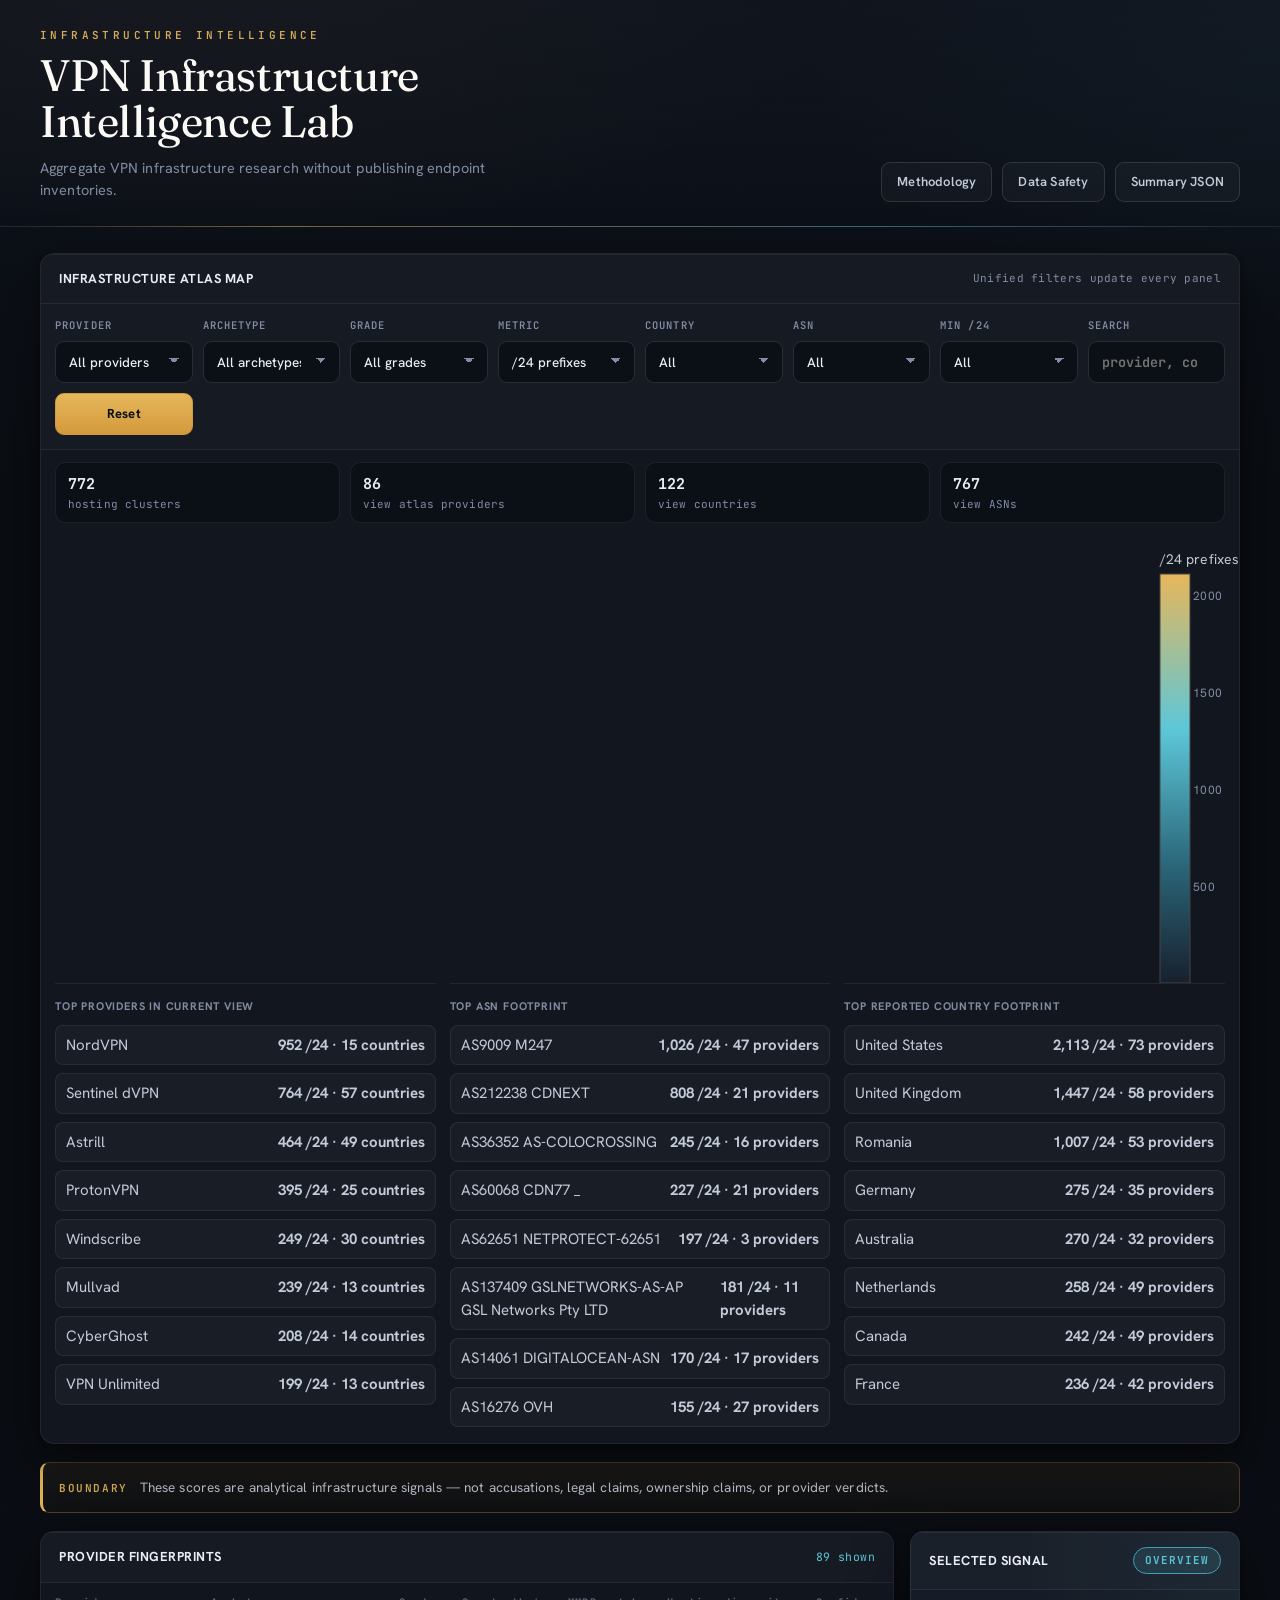
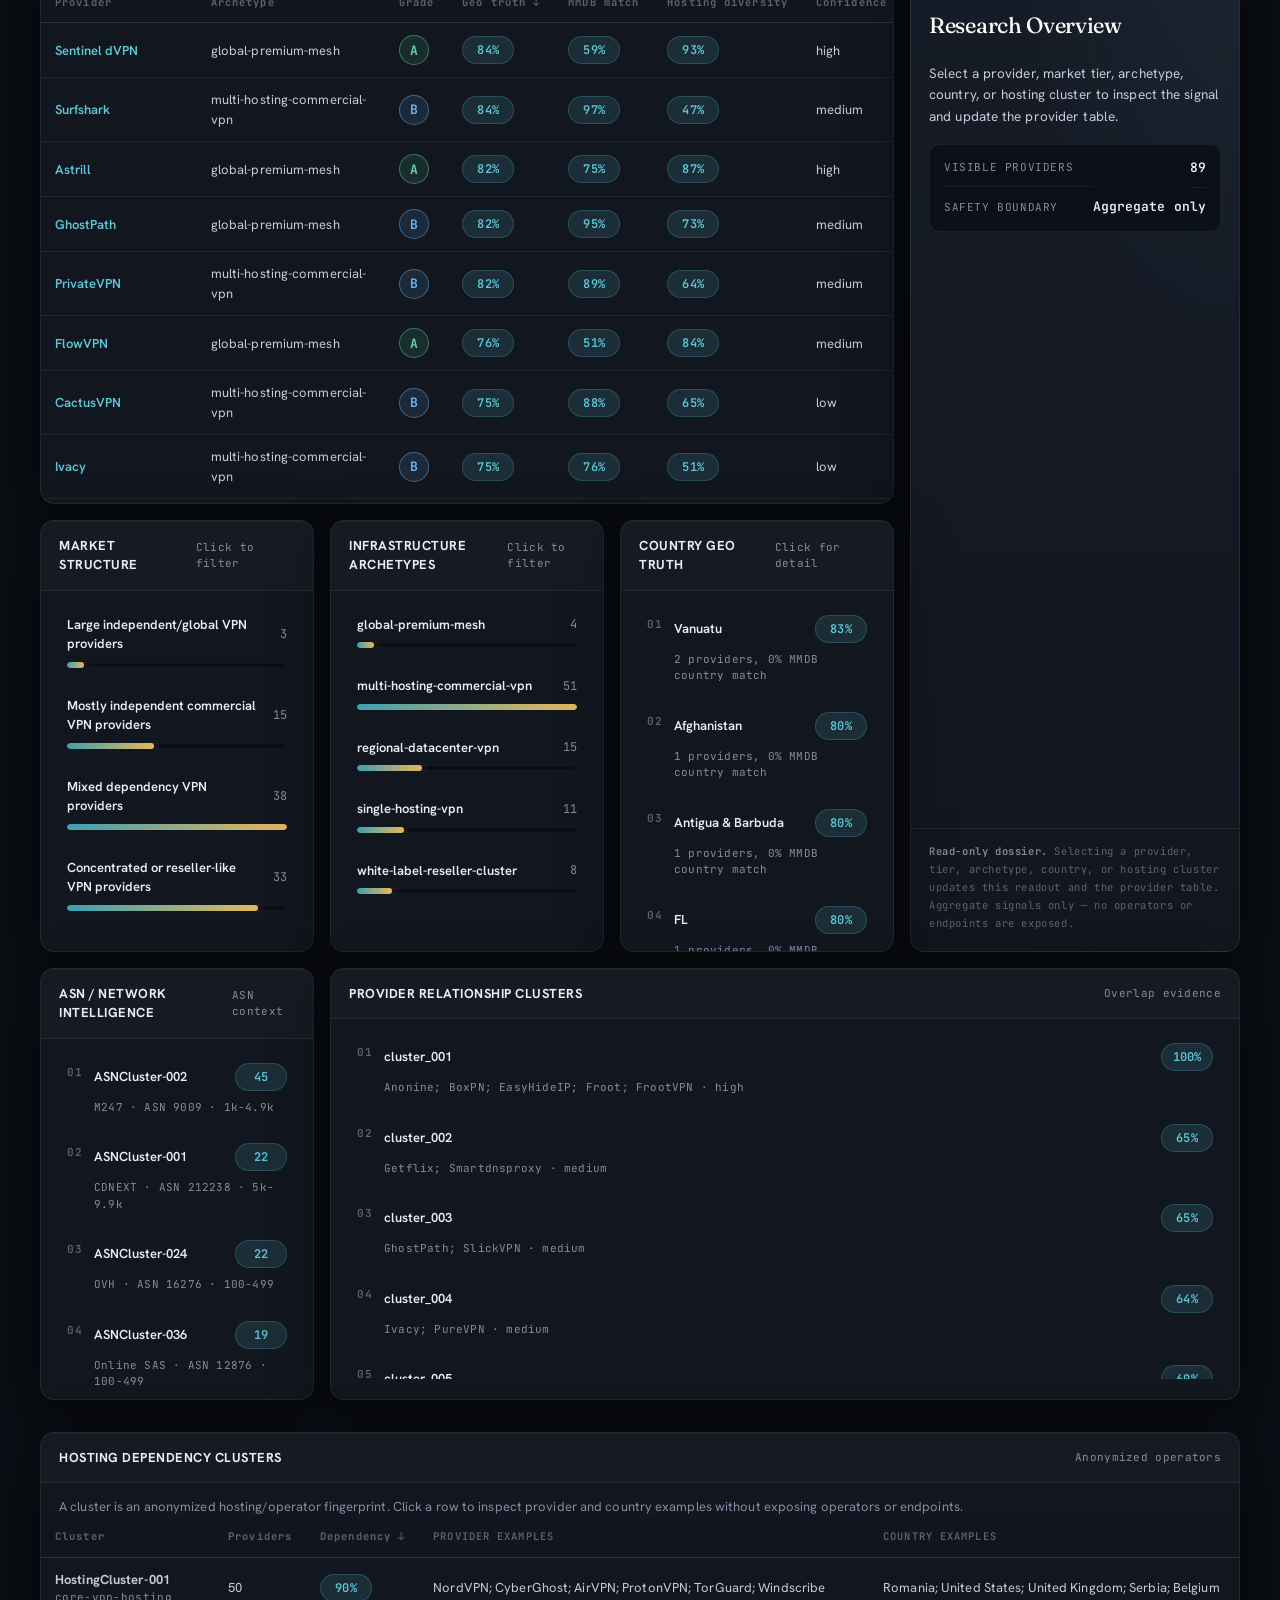
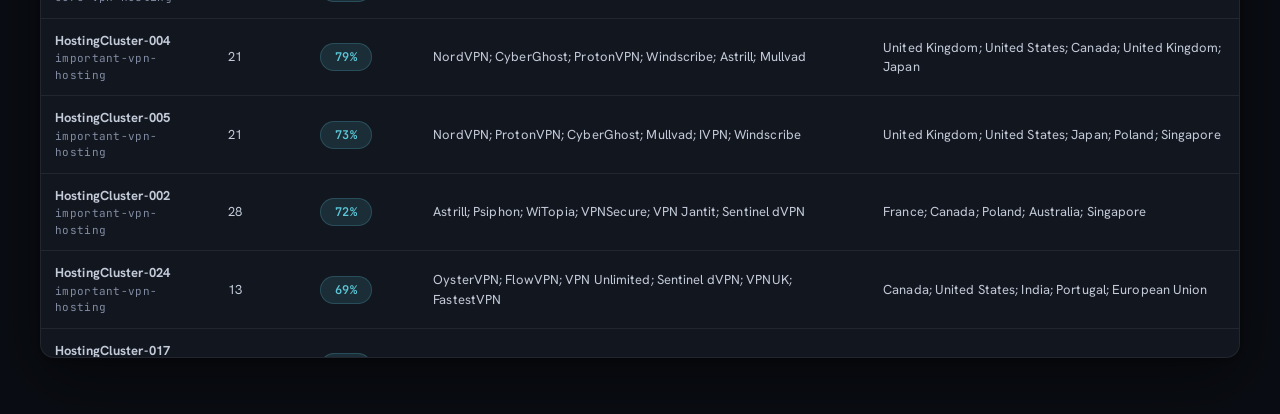
<file: index.html>
<!doctype html>
<html lang="en">
  <head>
    <meta charset="utf-8">
    <meta name="viewport" content="width=device-width, initial-scale=1">
    <title>VPN Infrastructure Intelligence Lab</title>
    <meta http-equiv="refresh" content="0; url=dashboard/">
    <link rel="canonical" href="dashboard/">
    <style>
      :root {
        color-scheme: dark;
        font-family: system-ui, -apple-system, BlinkMacSystemFont, "Segoe UI", sans-serif;
        background: #0a0d13;
        color: #eaedf4;
      }

      body {
        min-height: 100vh;
        margin: 0;
        display: grid;
        place-items: center;
      }

      a {
        color: #5cc7d8;
      }
    </style>
  </head>
  <body>
    <main>
      <p>Opening <a href="dashboard/">VPN Infrastructure Intelligence Lab dashboard</a>.</p>
    </main>
    <script>
      window.location.replace("dashboard/");
    </script>
  </body>
</html>
</file>
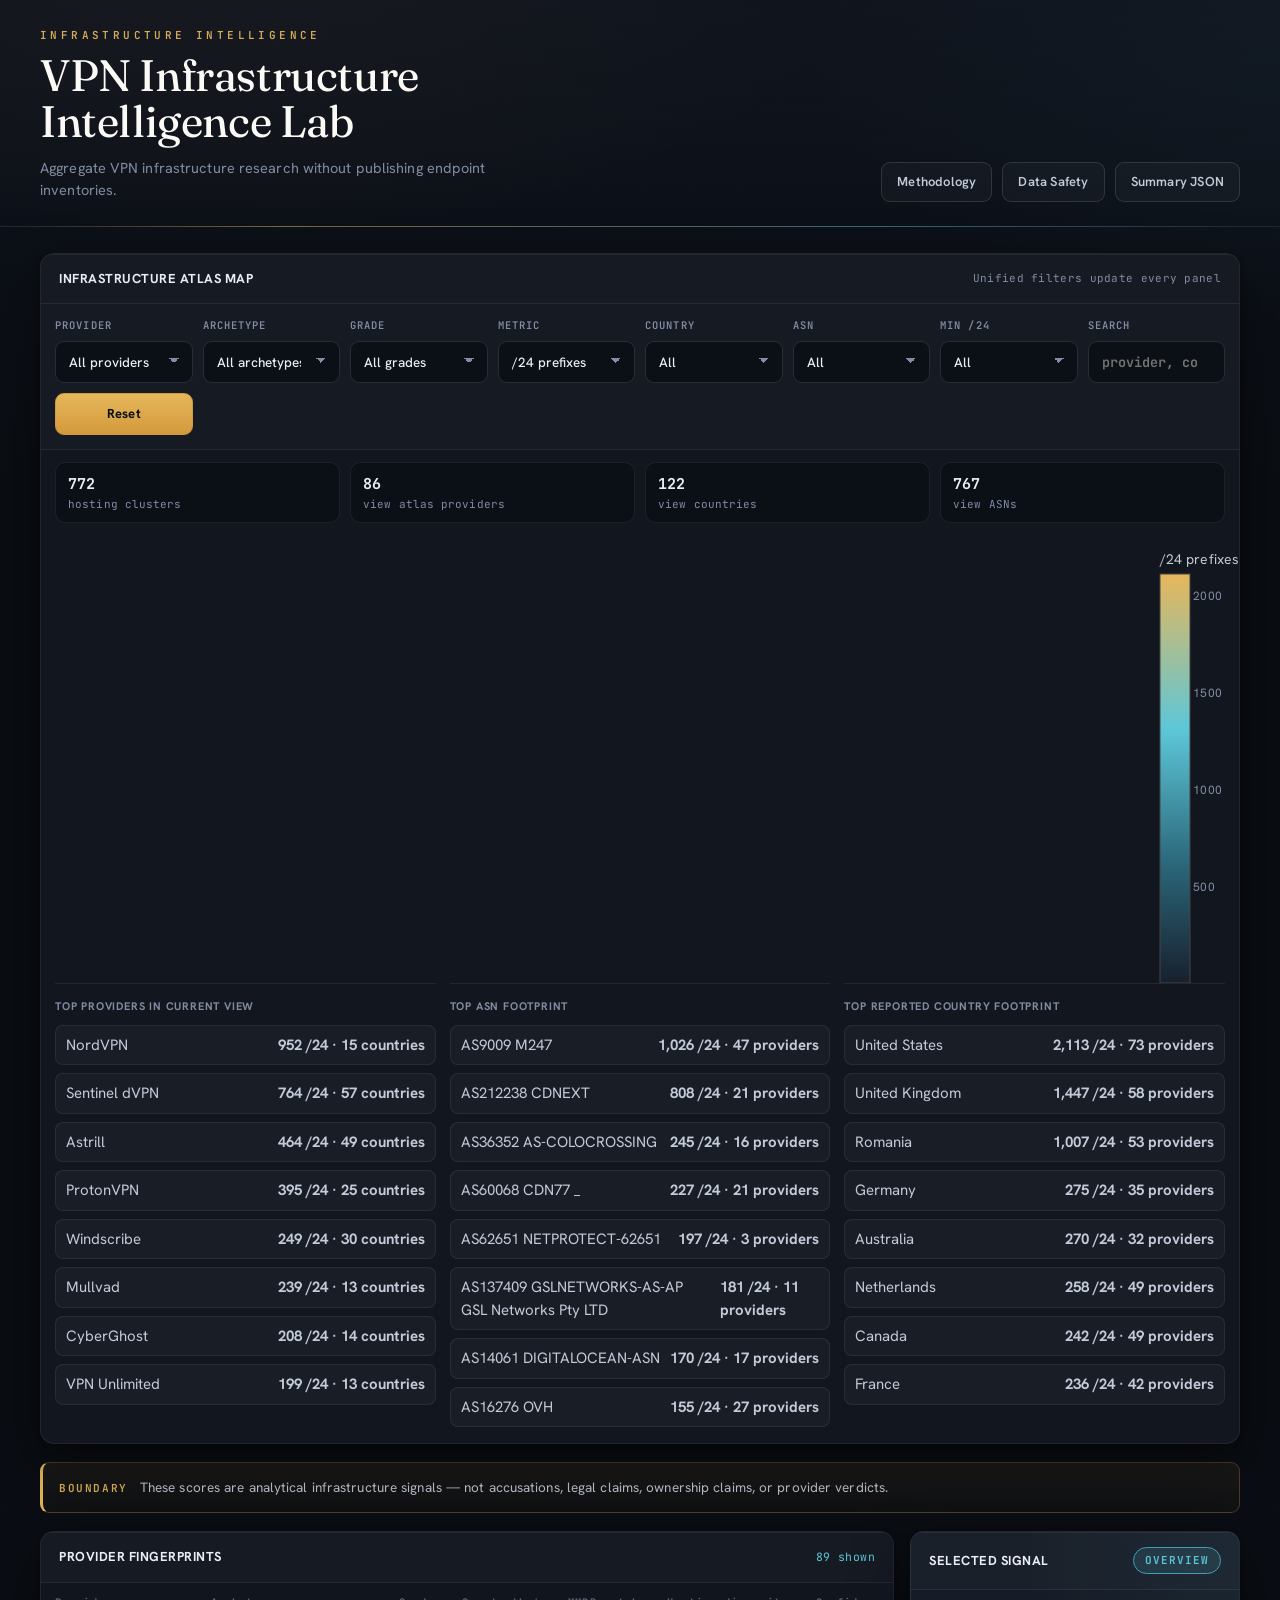
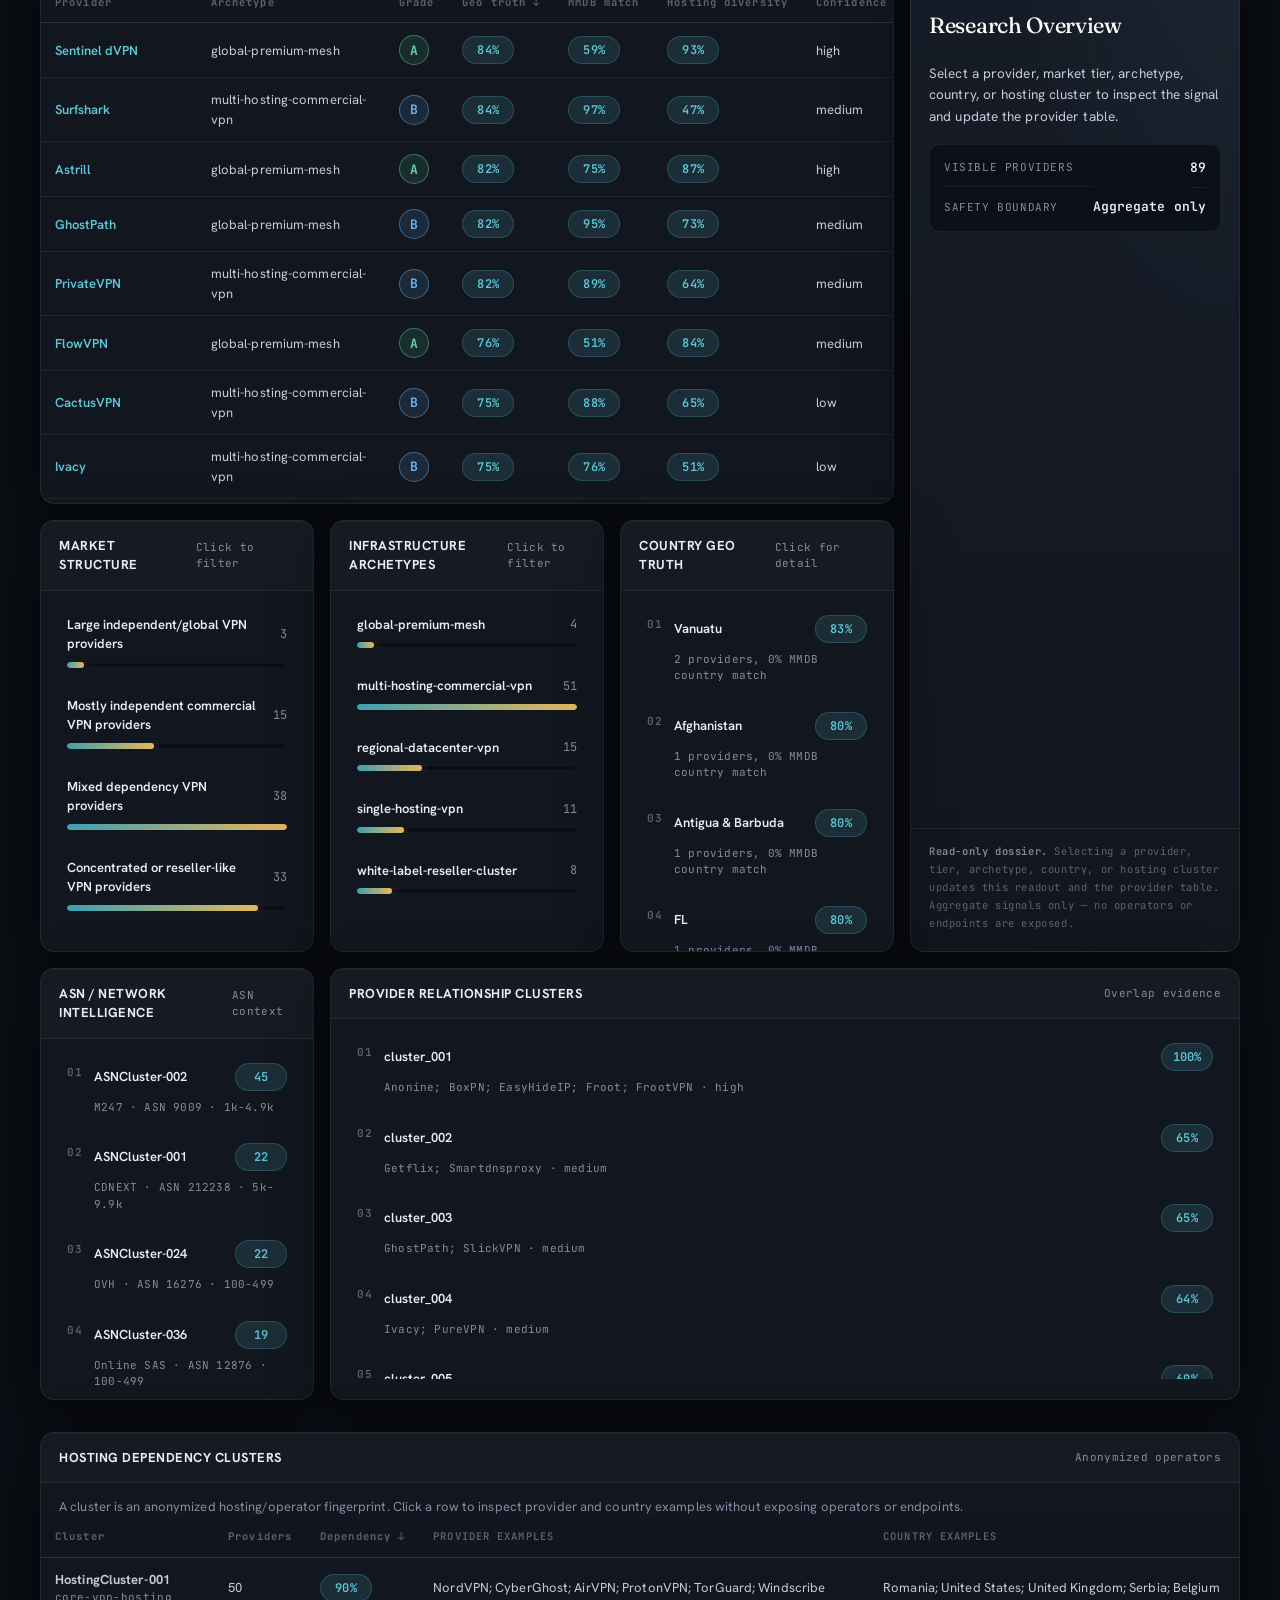
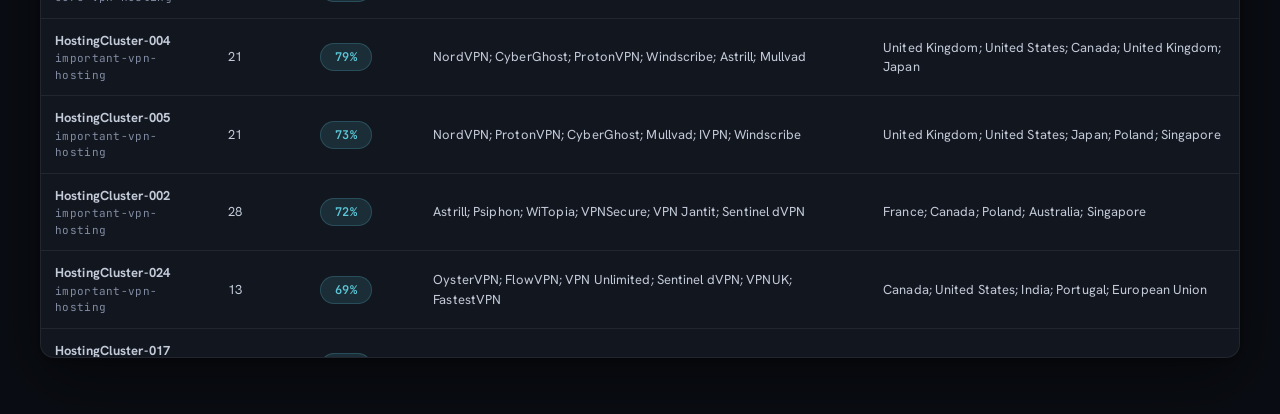
<file: dashboard/index.html>
<!doctype html>
<html lang="en">
  <head>
    <meta charset="utf-8">
    <meta name="viewport" content="width=device-width, initial-scale=1">
    <title>VPN Infrastructure Intelligence Lab</title>
    <link rel="preconnect" href="https://fonts.googleapis.com">
    <link rel="preconnect" href="https://fonts.gstatic.com" crossorigin>
    <link href="https://fonts.googleapis.com/css2?family=Fraunces:opsz,wght@9..144,400;9..144,460;9..144,500&family=Hanken+Grotesk:wght@400;500;600;700&family=JetBrains+Mono:wght@400;500;600;700&display=swap" rel="stylesheet">
    <link rel="stylesheet" href="styles.css?v=20260523a">
    <script src="https://cdn.plot.ly/plotly-2.35.2.min.js"></script>
  </head>
  <body>
    <header class="topbar">
      <div>
        <h1>VPN Infrastructure Intelligence Lab</h1>
        <p>Aggregate VPN infrastructure research without publishing endpoint inventories.</p>
      </div>
      <nav aria-label="Research notes">
        <button class="nav-button" data-doc="methodology">Methodology</button>
        <button class="nav-button" data-doc="safety">Data Safety</button>
        <a href="../data/public_summary.json">Summary JSON</a>
      </nav>
    </header>

    <main>
      <section class="panel area-atlas">
          <div class="panel-title">
            <h2>Infrastructure Atlas Map</h2>
            <span>Unified filters update every panel</span>
          </div>
          <div class="atlas-controls" aria-label="Dashboard filters">
            <label class="filter-provider">
              Provider
              <select id="providerFilter">
                <option value="">All providers</option>
              </select>
            </label>
            <label class="filter-archetype">
              Archetype
              <select id="archetypeFilter">
                <option value="">All archetypes</option>
              </select>
            </label>
            <label class="filter-grade">
              Grade
              <select id="gradeFilter">
                <option value="">All grades</option>
                <option>A</option>
                <option>B</option>
                <option>C</option>
                <option>D</option>
              </select>
            </label>
            <label>
              Metric
              <select id="atlasMetric" aria-label="Atlas metric">
                <option value="prefix_count">/24 prefixes</option>
                <option value="provider_count">Providers</option>
                <option value="asn_count">ASNs</option>
              </select>
            </label>
            <label>
              Country
              <select id="atlasCountryFilter">
                <option value="">All</option>
              </select>
            </label>
            <label>
              ASN
              <select id="atlasAsnFilter">
                <option value="">All</option>
              </select>
            </label>
            <label>
              Min /24
              <select id="atlasMinPrefix">
                <option value="0">All</option>
                <option value="5">5+</option>
                <option value="10">10+</option>
                <option value="25">25+</option>
                <option value="100">100+</option>
              </select>
            </label>
            <label class="atlas-search">
              Search
              <input id="atlasSearch" type="search" placeholder="provider, country, ASN">
            </label>
            <button id="resetFilters" class="reset-button" type="button">Reset</button>
          </div>
          <div id="atlasStats" class="atlas-stats"></div>
          <div id="atlasMap" class="atlas-map"></div>
          <div class="atlas-tables">
            <section>
              <h3>Top Providers In Current View</h3>
              <div id="atlasProviderRows" class="mini-list"></div>
            </section>
            <section>
              <h3>Top ASN Footprint</h3>
              <div id="atlasAsnRows" class="mini-list"></div>
            </section>
            <section>
              <h3>Top Reported Country Footprint</h3>
              <div id="atlasCountryRows" class="mini-list"></div>
            </section>
          </div>
      </section>

      <section class="notice">
        <strong>Boundary</strong>
        <span>These scores are analytical infrastructure signals — not accusations, legal claims, ownership claims, or provider verdicts.</span>
      </section>

      <section class="analysis-grid">
        <section class="panel table-panel">
          <div class="panel-title">
            <h2>Provider Fingerprints</h2>
            <span id="providerVisibleCount"></span>
          </div>
          <div class="table-wrap">
            <table>
              <thead>
                <tr>
                  <th><button data-sort="provider">Provider</button></th>
                  <th><button data-sort="infra_model">Archetype</button></th>
                  <th><button data-sort="grade">Grade</button></th>
                  <th><button data-sort="geo">Geo truth</button></th>
                  <th><button data-sort="mmdb">MMDB match</button></th>
                  <th><button data-sort="hosting">Hosting diversity</button></th>
                  <th><button data-sort="confidence">Confidence</button></th>
                </tr>
              </thead>
              <tbody id="providerRows"></tbody>
            </table>
          </div>
        </section>

        <aside class="panel insight-panel">
          <div class="panel-title">
            <h2>Selected Signal</h2>
            <span id="selectionType">Overview</span>
          </div>
          <div id="selectionDetails" class="selection-details"></div>
          <div class="insight-footer">
            <b>Read-only dossier.</b> Selecting a provider, tier, archetype, country,
            or hosting cluster updates this readout and the provider table.
            Aggregate signals only — no operators or endpoints are exposed.
          </div>
        </aside>

        <section class="panel area-market">
          <div class="panel-title">
            <h2>Market Structure</h2>
            <span>Click to filter</span>
          </div>
          <div id="tierBars" class="bars"></div>
        </section>

        <section class="panel area-archetype">
          <div class="panel-title">
            <h2>Infrastructure Archetypes</h2>
            <span>Click to filter</span>
          </div>
          <div id="archetypeBars" class="bars"></div>
        </section>

        <section class="panel area-country">
          <div class="panel-title">
            <h2>Country Geo Truth</h2>
            <span>Click for detail</span>
          </div>
          <div id="countryList" class="ranked"></div>
        </section>

        <section class="panel area-asn">
          <div class="panel-title">
            <h2>ASN / Network Intelligence</h2>
            <span>ASN context</span>
          </div>
          <div id="asnList" class="ranked"></div>
        </section>

        <section class="panel area-relationship">
          <div class="panel-title">
            <h2>Provider Relationship Clusters</h2>
            <span>Overlap evidence</span>
          </div>
          <div id="relationshipList" class="ranked"></div>
        </section>

        <section class="panel hosting-panel">
          <div class="panel-title">
            <h2>Hosting Dependency Clusters</h2>
            <span>Anonymized operators</span>
          </div>
          <p class="panel-note">
            A cluster is an anonymized hosting/operator fingerprint. Click a row to inspect provider and country examples without exposing operators or endpoints.
          </p>
          <div class="table-wrap compact">
            <table>
              <thead>
                <tr>
                  <th><button data-hosting-sort="hosting_cluster">Cluster</button></th>
                  <th><button data-hosting-sort="provider_count">Providers</button></th>
                  <th><button data-hosting-sort="dependency_score">Dependency</button></th>
                  <th>Provider examples</th>
                  <th>Country examples</th>
                </tr>
              </thead>
              <tbody id="hostingRows"></tbody>
            </table>
          </div>
        </section>
      </section>
    </main>

    <dialog id="docModal">
      <div class="modal-head">
        <h2 id="modalTitle"></h2>
        <button id="modalClose" aria-label="Close">Close</button>
      </div>
      <article id="modalBody"></article>
    </dialog>

    <script src="app.js?v=20260523a"></script>
  </body>
</html>
</file>
<file: dashboard/styles.css>
/* =========================================================================
   VPN Infrastructure Intelligence Lab — premium "intelligence console" theme
   Dark, precise, data-forward. Typography: Fraunces (display) / Hanken
   Grotesk (UI) / JetBrains Mono (data). All app.js hooks preserved.
   ========================================================================= */

:root {
  color-scheme: dark;

  /* surfaces */
  --bg:        #0a0d13;
  --bg-top:    #0e131c;
  --panel:     #12161f;
  --panel-2:   #161c27;
  --panel-soft:#0f141d;
  --inset:     #0b0f16;

  /* lines */
  --line:      rgb(255 255 255 / 7%);
  --line-2:    rgb(255 255 255 / 12%);
  --line-3:    rgb(255 255 255 / 18%);
  --hairline-top: rgb(255 255 255 / 6%);

  /* ink */
  --text:      #eaedf4;
  --text-soft: #c3cad8;
  --muted:     #828ca2;
  --faint:     #5a6377;

  /* accents */
  --amber:     #e7b75b;
  --amber-2:   #d29a3c;
  --amber-3:   #b07f2c;
  --cyan:      #5cc7d8;
  --cyan-2:    #3f9fb1;
  --cyan-soft: rgb(92 199 216 / 13%);
  --amber-soft:rgb(231 183 91 / 13%);

  /* semantic grades */
  --good:  #5ed59c;
  --mid:   #6db0ef;
  --warn:  #e7b75b;
  --risk:  #ef8d8d;

  /* shape */
  --r-card: 14px;
  --r-ctrl: 9px;
  --r-pill: 999px;

  /* depth */
  --shadow: 0 22px 60px rgb(0 0 0 / 45%), 0 2px 8px rgb(0 0 0 / 35%);
  --shadow-soft: 0 14px 34px rgb(0 0 0 / 32%);

  /* type */
  --font-display: "Fraunces", Georgia, "Times New Roman", serif;
  --font-ui: "Hanken Grotesk", ui-sans-serif, system-ui, -apple-system, "Segoe UI", sans-serif;
  --font-mono: "JetBrains Mono", ui-monospace, "SFMono-Regular", Menlo, Consolas, monospace;
}

* { box-sizing: border-box; }

html { scroll-behavior: smooth; }

body {
  margin: 0;
  min-height: 100vh;
  color: var(--text);
  font-family: var(--font-ui);
  font-size: 15px;
  line-height: 1.5;
  letter-spacing: 0.1px;
  background: var(--bg);
  -webkit-font-smoothing: antialiased;
  text-rendering: optimizeLegibility;
}

/* atmospheric background: layered glow + faint engineering grid */
body::before {
  content: "";
  position: fixed;
  inset: 0;
  z-index: -2;
  background:
    radial-gradient(1100px 520px at 18% -8%, rgb(231 183 91 / 7%), transparent 60%),
    radial-gradient(900px 600px at 100% 0%, rgb(92 199 216 / 6%), transparent 55%),
    linear-gradient(180deg, var(--bg-top), var(--bg) 480px);
}

body::after {
  content: "";
  position: fixed;
  inset: 0;
  z-index: -1;
  opacity: 0.4;
  pointer-events: none;
  background-image:
    linear-gradient(rgb(255 255 255 / 2%) 1px, transparent 1px),
    linear-gradient(90deg, rgb(255 255 255 / 2%) 1px, transparent 1px);
  background-size: 46px 46px;
  mask-image: radial-gradient(1200px 700px at 50% -5%, #000 30%, transparent 80%);
}

h1, h2, h3, p { margin: 0; }

button, select, input { font: inherit; }

::selection { background: rgb(231 183 91 / 28%); color: #fff; }

/* scrollbars */
* { scrollbar-width: thin; scrollbar-color: rgb(255 255 255 / 18%) transparent; }
::-webkit-scrollbar { width: 10px; height: 10px; }
::-webkit-scrollbar-thumb { background: rgb(255 255 255 / 14%); border-radius: 999px; border: 2px solid transparent; background-clip: padding-box; }
::-webkit-scrollbar-thumb:hover { background: rgb(255 255 255 / 24%); background-clip: padding-box; }

/* ----------------------------------------------------------------- header */
.topbar {
  position: relative;
  display: flex;
  justify-content: space-between;
  gap: 28px;
  align-items: flex-end;
  padding: 30px 40px 24px;
  border-bottom: 1px solid var(--line);
  background: linear-gradient(180deg, rgb(18 22 31 / 55%), transparent);
}

.topbar::after {
  content: "";
  position: absolute;
  left: 0; right: 0; bottom: -1px;
  height: 1px;
  background: linear-gradient(90deg, transparent, var(--amber-2) 22%, var(--cyan-2) 70%, transparent);
  opacity: 0.55;
}

.topbar > div { min-width: 0; }

.topbar h1::before {
  content: "INFRASTRUCTURE INTELLIGENCE";
  display: block;
  margin-bottom: 12px;
  font-family: var(--font-mono);
  font-size: 11px;
  font-weight: 600;
  letter-spacing: 3.4px;
  color: var(--amber);
  opacity: 0.92;
}

h1 {
  font-family: var(--font-display);
  font-optical-sizing: auto;
  font-weight: 420;
  font-size: clamp(28px, 4vw, 44px);
  line-height: 1.04;
  letter-spacing: -0.4px;
  color: #fbfaf7;
  max-width: 22ch;
}

.topbar p {
  margin-top: 12px;
  max-width: 56ch;
  color: var(--muted);
  font-size: 14.5px;
  line-height: 1.55;
}

nav {
  display: flex;
  gap: 10px;
  flex-wrap: wrap;
  justify-content: flex-end;
  flex-shrink: 0;
}

nav a,
.nav-button,
.reset-button {
  display: inline-flex;
  align-items: center;
  min-height: 40px;
  padding: 0 15px;
  border: 1px solid var(--line-2);
  border-radius: var(--r-ctrl);
  background: rgb(255 255 255 / 3%);
  color: var(--text-soft);
  font-size: 13px;
  font-weight: 600;
  letter-spacing: 0.2px;
  text-decoration: none;
  white-space: nowrap;
  cursor: pointer;
  transition: border-color .18s ease, color .18s ease, background .18s ease, transform .18s ease;
}

nav a:hover,
.nav-button:hover {
  border-color: var(--cyan-2);
  color: #fff;
  background: var(--cyan-soft);
  transform: translateY(-1px);
}

/* ------------------------------------------------------------------- main */
main {
  padding: 26px 40px 56px;
  max-width: 1560px;
  margin: 0 auto;
}

/* interpretation boundary */
.notice {
  display: flex;
  gap: 12px;
  align-items: baseline;
  margin-bottom: 18px;
  padding: 14px 18px 14px 16px;
  border: 1px solid rgb(231 183 91 / 26%);
  border-left: 3px solid var(--amber);
  border-radius: var(--r-ctrl);
  background: linear-gradient(180deg, rgb(231 183 91 / 8%), rgb(231 183 91 / 3%));
  color: var(--text-soft);
  font-size: 13.5px;
  line-height: 1.55;
}

.notice strong {
  flex-shrink: 0;
  font-family: var(--font-mono);
  font-size: 11px;
  font-weight: 600;
  letter-spacing: 1.6px;
  text-transform: uppercase;
  color: var(--amber);
}

/* ------------------------------------------------------------------ KPIs */
.metrics {
  display: grid;
  grid-template-columns: repeat(4, minmax(0, 1fr));
  gap: 14px;
  margin-bottom: 16px;
}

.metric {
  position: relative;
  padding: 18px 18px 16px;
  background: var(--panel);
  border: 1px solid var(--line);
  border-radius: var(--r-card);
  box-shadow: var(--shadow-soft);
  overflow: hidden;
  transition: border-color .2s ease, transform .2s ease;
}

.metric::before {
  content: "";
  position: absolute;
  inset: 0 0 auto 0;
  height: 1px;
  background: var(--hairline-top);
}

.metric::after {
  content: "";
  position: absolute;
  left: 18px; top: 18px;
  width: 18px; height: 2px;
  border-radius: 2px;
  background: var(--amber);
  opacity: 0;
  transition: opacity .2s ease;
}

.metric:hover { border-color: var(--line-3); transform: translateY(-2px); }
.metric:hover::after { opacity: 0.9; }

.metric label {
  display: block;
  order: -1;
  margin-bottom: 12px;
  color: var(--muted);
  font-family: var(--font-mono);
  font-size: 11px;
  font-weight: 500;
  letter-spacing: 1.2px;
  text-transform: uppercase;
}

.metric span {
  display: block;
  font-family: var(--font-mono);
  font-size: clamp(26px, 3vw, 34px);
  font-weight: 600;
  line-height: 1;
  color: #fbfaf7;
  letter-spacing: -0.5px;
}

.metric { display: flex; flex-direction: column; }

/* ---------------------------------------------------------------- filters */
.toolbar {
  display: flex;
  gap: 14px;
  align-items: flex-end;
  flex-wrap: wrap;
  margin-bottom: 18px;
  padding: 16px 16px 16px 18px;
  border: 1px solid var(--line);
  border-radius: var(--r-card);
  background:
    linear-gradient(180deg, rgb(255 255 255 / 2%), transparent),
    var(--panel-soft);
  box-shadow: var(--shadow-soft);
}

.toolbar::before {
  content: "FILTERS";
  align-self: center;
  margin-right: 4px;
  color: var(--faint);
  font-family: var(--font-mono);
  font-size: 10.5px;
  font-weight: 600;
  letter-spacing: 2px;
  writing-mode: horizontal-tb;
}

.toolbar label {
  display: grid;
  gap: 7px;
  color: var(--muted);
  font-family: var(--font-mono);
  font-size: 10.5px;
  font-weight: 600;
  letter-spacing: 1.4px;
  text-transform: uppercase;
}

.filter-provider  { width: clamp(190px, 22vw, 260px); }
.filter-archetype { width: clamp(230px, 28vw, 340px); }
.filter-grade     { width: 120px; }

select {
  width: 100%;
  min-height: 42px;
  padding: 0 38px 0 13px;
  border: 1px solid var(--line-2);
  border-radius: var(--r-ctrl);
  background-color: var(--inset);
  background-image: url("data:image/svg+xml;utf8,<svg xmlns='http://www.w3.org/2000/svg' width='14' height='14' viewBox='0 0 24 24' fill='none' stroke='%2382 8ca2'/></svg>");
  color: var(--text);
  font-family: var(--font-ui);
  font-size: 13.5px;
  font-weight: 500;
  letter-spacing: 0;
  text-transform: none;
  appearance: none;
  cursor: pointer;
  background-repeat: no-repeat;
  background-position: right 13px center;
  background-image:
    linear-gradient(45deg, transparent 50%, var(--muted) 50%),
    linear-gradient(135deg, var(--muted) 50%, transparent 50%);
  background-position:
    calc(100% - 18px) calc(50% - 2px),
    calc(100% - 13px) calc(50% - 2px);
  background-size: 5px 5px, 5px 5px;
  transition: border-color .18s ease, background-color .18s ease;
}

select:hover { border-color: var(--line-3); }
select:focus-visible { outline: none; border-color: var(--cyan-2); box-shadow: 0 0 0 3px var(--cyan-soft); }
select option { background: var(--panel-2); color: var(--text); }

.reset-button {
  min-width: 92px;
  justify-content: center;
  color: #0a0d13;
  background: linear-gradient(180deg, var(--amber), var(--amber-2));
  border-color: var(--amber-2);
  font-weight: 700;
}

.reset-button:hover {
  transform: translateY(-1px);
  border-color: var(--amber);
  background: linear-gradient(180deg, #f0c469, var(--amber));
}

/* ------------------------------------------------------------ layout grid */
.analysis-grid {
  display: grid;
  gap: 16px;
  align-items: stretch;
  grid-template-columns:
    minmax(0, 1fr) minmax(0, 1fr) minmax(0, 1fr) minmax(330px, 0.95fr);
  grid-template-areas:
    "table     table     table    insight"
    "market    archetype country  insight"
    "asn       relation  relation relation"
    "atlas     atlas     atlas    atlas"
    "hosting   hosting   hosting  hosting";
}

.table-panel   { grid-area: table; }
.insight-panel { grid-area: insight; }
.hosting-panel { grid-area: hosting; }
.area-market    { grid-area: market; }
.area-archetype { grid-area: archetype; }
.area-country   { grid-area: country; }
.area-asn       { grid-area: asn; }
.area-atlas     { grid-area: atlas; }
.area-relationship { grid-area: relation; }

main > .area-atlas {
  margin-bottom: 18px;
}

/* ---------------------------------------------------------------- panels */
.panel {
  position: relative;
  min-width: 0;
  display: flex;
  flex-direction: column;
  background: var(--panel);
  border: 1px solid var(--line);
  border-radius: var(--r-card);
  box-shadow: var(--shadow);
  overflow: hidden;
}

.panel::before {
  content: "";
  position: absolute;
  inset: 0 0 auto 0;
  height: 1px;
  background: var(--hairline-top);
  z-index: 2;
}

.insight-panel {
  background:
    radial-gradient(120% 80% at 100% 0%, rgb(92 199 216 / 6%), transparent 55%),
    linear-gradient(180deg, var(--panel-2), var(--panel));
}

.panel-title {
  display: flex;
  justify-content: space-between;
  gap: 12px;
  align-items: center;
  padding: 15px 18px;
  border-bottom: 1px solid var(--line);
  background: rgb(255 255 255 / 1.5%);
}

h2 {
  font-family: var(--font-ui);
  font-size: 13px;
  font-weight: 700;
  letter-spacing: 0.5px;
  text-transform: uppercase;
  color: var(--text);
}

.panel-title > span,
.muted {
  color: var(--muted);
  font-family: var(--font-mono);
  font-size: 11px;
  letter-spacing: 0.3px;
}

#selectionType {
  padding: 4px 11px;
  border: 1px solid var(--cyan-2);
  border-radius: var(--r-pill);
  background: var(--cyan-soft);
  color: var(--cyan);
  font-weight: 600;
  text-transform: uppercase;
  letter-spacing: 1px;
}

#providerVisibleCount {
  color: var(--cyan);
  font-family: var(--font-mono);
  font-size: 11.5px;
  letter-spacing: 0.4px;
}

.panel-note {
  padding: 14px 18px 0;
  color: var(--muted);
  font-size: 13px;
  line-height: 1.55;
}

h3 {
  margin-bottom: 4px;
  font-family: var(--font-display);
  font-weight: 460;
  font-size: 22px;
  letter-spacing: -0.3px;
  color: #fbfaf7;
}

/* ------------------------------------------------------------------ table */
.table-wrap {
  overflow: auto;
  max-height: 520px;
}

.table-wrap.compact { max-height: 440px; }

table {
  width: 100%;
  min-width: 860px;
  border-collapse: collapse;
  font-size: 13px;
}

.compact table { min-width: 920px; }

thead th {
  position: sticky;
  top: 0;
  z-index: 1;
  padding: 12px 14px;
  border-bottom: 1px solid var(--line-2);
  background: #11151e;
  color: var(--faint);
  font-family: var(--font-mono);
  font-size: 10.5px;
  font-weight: 600;
  letter-spacing: 1.1px;
  text-transform: uppercase;
  text-align: left;
  white-space: nowrap;
}

tbody td {
  padding: 12px 14px;
  border-bottom: 1px solid var(--line);
  text-align: left;
  vertical-align: middle;
  color: var(--text-soft);
}

tbody tr:last-child td { border-bottom: 0; }

th button,
.link-button {
  padding: 0;
  border: 0;
  background: transparent;
  color: inherit;
  font: inherit;
  font-weight: 700;
  letter-spacing: inherit;
  cursor: pointer;
  transition: color .15s ease;
}

th button:hover { color: var(--cyan); }

.link-button {
  color: var(--cyan);
  font-family: var(--font-ui);
  font-size: 13px;
  font-weight: 600;
  letter-spacing: 0;
}

.link-button:hover { color: #8fe0ee; text-decoration: underline; text-underline-offset: 3px; }

/* clickable rows */
.click-row { cursor: pointer; transition: background .15s ease; }
tbody tr:hover td { background: rgb(255 255 255 / 3%); }
.click-row.is-selected td,
.click-row.is-selected:hover td {
  background: rgb(92 199 216 / 9%);
  box-shadow: inset 3px 0 0 var(--cyan);
}

/* score chips */
.score {
  display: inline-flex;
  min-width: 52px;
  justify-content: center;
  padding: 4px 9px;
  border: 1px solid rgb(92 199 216 / 22%);
  border-radius: var(--r-pill);
  background: var(--cyan-soft);
  color: var(--cyan);
  font-family: var(--font-mono);
  font-size: 12px;
  font-weight: 600;
  letter-spacing: 0.2px;
}

/* grade badges */
.grade {
  display: inline-flex;
  width: 30px; height: 30px;
  align-items: center;
  justify-content: center;
  border-radius: 50%;
  background: rgb(255 255 255 / 5%);
  border: 1px solid var(--line-2);
  font-family: var(--font-mono);
  font-weight: 700;
  font-size: 13px;
}

.grade-a { color: var(--good); border-color: rgb(94 213 156 / 45%); background: rgb(94 213 156 / 12%); }
.grade-b { color: var(--mid);  border-color: rgb(109 176 239 / 45%); background: rgb(109 176 239 / 12%); }
.grade-c { color: var(--warn); border-color: rgb(231 183 91 / 45%);  background: rgb(231 183 91 / 12%); }
.grade-d { color: var(--risk); border-color: rgb(239 141 141 / 45%); background: rgb(239 141 141 / 12%); }

/* ------------------------------------------------------------------ bars */
.bars,
.ranked {
  display: grid;
  gap: 8px;
  padding: 14px 14px 16px;
  max-height: 360px;
  overflow: auto;
}

.bar-row,
.rank-row {
  display: grid;
  gap: 8px;
  width: 100%;
  padding: 9px 11px;
  border: 1px solid transparent;
  border-radius: 10px;
  background: transparent;
  text-align: left;
  cursor: pointer;
  transition: background .15s ease, border-color .15s ease;
}

.bar-row:hover,
.rank-row:hover {
  background: rgb(255 255 255 / 3.5%);
  border-color: var(--line);
}

.bar-row.is-selected,
.rank-row.is-selected {
  background: rgb(92 199 216 / 9%);
  border-color: rgb(92 199 216 / 30%);
}

.bar-label,
.rank-label {
  display: flex;
  justify-content: space-between;
  gap: 12px;
  align-items: center;
  color: var(--text-soft);
  font-size: 13px;
}

.bar-label strong,
.rank-label strong {
  font-weight: 600;
  color: var(--text);
}

.bar-label span {
  font-family: var(--font-mono);
  font-size: 12px;
  color: var(--muted);
}

.track {
  display: block;
  height: 6px;
  overflow: hidden;
  border-radius: var(--r-pill);
  background: var(--inset);
  box-shadow: inset 0 0 0 1px rgb(255 255 255 / 4%);
}

.fill {
  display: block;
  height: 100%;
  border-radius: var(--r-pill);
  background: linear-gradient(90deg, var(--cyan-2), var(--amber));
  box-shadow: 0 0 12px rgb(231 183 91 / 35%);
}

/* ranked list with index numerals */
.ranked { counter-reset: rank; }

.rank-row {
  position: relative;
  padding-left: 38px;
}

.rank-row::before {
  counter-increment: rank;
  content: counter(rank, decimal-leading-zero);
  position: absolute;
  left: 11px; top: 10px;
  color: var(--faint);
  font-family: var(--font-mono);
  font-size: 11px;
  font-weight: 600;
  letter-spacing: 0.5px;
}

.rank-row.is-selected::before { color: var(--cyan); }

.rank-meta {
  color: var(--muted);
  font-family: var(--font-mono);
  font-size: 11px;
  letter-spacing: 0.2px;
}

/* --------------------------------------------------------- insight panel */
.selection-details {
  display: grid;
  gap: 16px;
  padding: 18px;
  color: var(--text-soft);
  line-height: 1.6;
  font-size: 13.5px;
}

.selection-details h3 { color: #fbfaf7; }

.selection-details p strong { color: var(--text); font-weight: 600; }

.detail-grid {
  display: grid;
  grid-template-columns: 1fr auto;
  gap: 0;
  padding: 4px 14px;
  background: var(--inset);
  border: 1px solid var(--line);
  border-radius: 10px;
}

.detail-grid span,
.detail-grid strong {
  padding: 9px 0;
  border-bottom: 1px solid var(--line);
  align-self: center;
}

.detail-grid > :nth-last-child(1),
.detail-grid > :nth-last-child(2) { border-bottom: 0; }

.detail-grid span {
  color: var(--muted);
  font-family: var(--font-mono);
  font-size: 11px;
  letter-spacing: 0.6px;
  text-transform: uppercase;
}

.detail-grid strong {
  justify-self: end;
  color: var(--text);
  font-family: var(--font-mono);
  font-weight: 600;
  font-size: 13px;
}

/* static footer note keeps the tall insight column visually anchored */
.insight-footer {
  margin-top: auto;
  padding: 14px 18px 18px;
  border-top: 1px solid var(--line);
  color: var(--faint);
  font-family: var(--font-mono);
  font-size: 10.5px;
  letter-spacing: 0.6px;
  line-height: 1.7;
}

.insight-footer b { color: var(--muted); font-weight: 600; }

/* --------------------------------------------------------------- modal */
dialog {
  width: min(760px, calc(100vw - 32px));
  max-height: min(80vh, 760px);
  padding: 0;
  border: 1px solid var(--line-3);
  border-radius: var(--r-card);
  background: var(--panel-2);
  color: var(--text);
  box-shadow: 0 30px 90px rgb(0 0 0 / 60%);
}

dialog::backdrop {
  background: rgb(6 9 14 / 62%);
  backdrop-filter: blur(4px);
}

.modal-head {
  display: flex;
  justify-content: space-between;
  gap: 12px;
  align-items: center;
  padding: 16px 18px;
  border-bottom: 1px solid var(--line);
}

.modal-head h2 {
  font-family: var(--font-display);
  font-size: 20px;
  font-weight: 460;
  letter-spacing: -0.2px;
  text-transform: none;
}

.modal-head button {
  padding: 8px 13px;
  border: 1px solid var(--line-2);
  border-radius: var(--r-ctrl);
  background: rgb(255 255 255 / 4%);
  color: var(--text-soft);
  font-weight: 600;
  cursor: pointer;
  transition: border-color .15s ease, color .15s ease;
}

.modal-head button:hover { border-color: var(--cyan-2); color: #fff; }

#modalBody {
  padding: 18px 22px 24px;
  overflow: auto;
  max-height: calc(80vh - 70px);
  color: var(--text-soft);
  line-height: 1.65;
}

#modalBody h1 { font-family: var(--font-display); font-weight: 460; font-size: 26px; margin: 0 0 14px; color: #fbfaf7; }
#modalBody h2 { margin: 22px 0 9px; font-family: var(--font-ui); font-size: 14px; letter-spacing: 0.4px; text-transform: uppercase; color: var(--amber); }
#modalBody p,
#modalBody ul { margin: 0 0 13px; }
#modalBody ul { padding-left: 20px; }
#modalBody li { margin-bottom: 6px; }
#modalBody a { color: var(--cyan); }

/* --------------------------------------------------------------- error */
.error {
  max-width: 560px;
  margin: 80px auto;
  padding: 30px;
  border: 1px solid rgb(239 141 141 / 35%);
  border-radius: var(--r-card);
  background: rgb(239 141 141 / 7%);
  text-align: center;
}

.error h1 { font-size: 24px; margin-bottom: 10px; color: var(--risk); }
.error h1::before { content: none; }
.error p { color: var(--muted); }

/* ----------------------------------------------------------- animations */
@keyframes rise {
  from { opacity: 0; transform: translateY(14px); }
  to   { opacity: 1; transform: translateY(0); }
}

.notice,
.metric,
.toolbar,
.panel {
  animation: rise .55s cubic-bezier(.2, .7, .25, 1) backwards;
}

.metric:nth-child(1) { animation-delay: .04s; }
.metric:nth-child(2) { animation-delay: .08s; }
.metric:nth-child(3) { animation-delay: .12s; }
.metric:nth-child(4) { animation-delay: .16s; }
.toolbar { animation-delay: .18s; }
.analysis-grid > *:nth-child(1) { animation-delay: .22s; }
.analysis-grid > *:nth-child(2) { animation-delay: .26s; }
.analysis-grid > *:nth-child(3) { animation-delay: .30s; }
.analysis-grid > *:nth-child(4) { animation-delay: .34s; }
.analysis-grid > *:nth-child(5) { animation-delay: .38s; }
.analysis-grid > *:nth-child(6) { animation-delay: .42s; }

.atlas-controls {
  display: grid;
  grid-template-columns: repeat(auto-fit, minmax(135px, 1fr));
  gap: 10px;
  align-items: end;
  padding: 14px;
  border-bottom: 1px solid var(--line);
  background: rgb(255 255 255 / 1.5%);
}

.atlas-controls label {
  display: grid;
  width: 100%;
  gap: 7px;
  color: var(--muted);
  font-family: var(--font-mono);
  font-size: 10.5px;
  font-weight: 600;
  letter-spacing: 1.1px;
  text-transform: uppercase;
}

.atlas-controls .filter-provider,
.atlas-controls .filter-archetype,
.atlas-controls .filter-grade {
  width: 100%;
}

.atlas-controls .reset-button {
  align-self: end;
  min-height: 42px;
}

.atlas-controls input {
  width: 100%;
  min-height: 42px;
  padding: 0 13px;
  border: 1px solid var(--line-2);
  border-radius: var(--r-ctrl);
  background: var(--inset);
  color: var(--text);
  font-size: 13.5px;
  letter-spacing: 0;
}

.atlas-controls input:focus-visible {
  outline: none;
  border-color: var(--cyan-2);
  box-shadow: 0 0 0 3px var(--cyan-soft);
}

.atlas-stats {
  display: grid;
  grid-template-columns: repeat(4, minmax(0, 1fr));
  gap: 10px;
  padding: 12px 14px 0;
}

.atlas-stats span {
  padding: 10px 12px;
  border: 1px solid var(--line);
  border-radius: 10px;
  background: var(--inset);
  color: var(--muted);
  font-family: var(--font-mono);
  font-size: 11px;
}

.atlas-stats strong {
  display: block;
  color: var(--text);
  font-size: 15px;
}

.atlas-map {
  display: grid;
  grid-template-columns: repeat(6, minmax(0, 1fr));
  gap: 10px;
  padding: 14px;
  min-height: 420px;
  overflow: auto;
}

.atlas-map.plotly-map {
  display: block;
  width: 100%;
  height: 460px;
  min-height: 460px;
  overflow: hidden;
}

.atlas-tile {
  border: 1px solid var(--line);
  border-radius: 10px;
  padding: 11px;
  background:
    linear-gradient(135deg, rgb(92 199 216 / calc(var(--heat) * .18)), transparent 62%),
    rgb(255 255 255 / 3%);
  color: var(--text);
  cursor: pointer;
  text-align: left;
}

.atlas-tile:hover,
.atlas-tile.is-selected {
  border-color: var(--cyan-2);
  background:
    linear-gradient(135deg, rgb(92 199 216 / calc(var(--heat) * .24)), rgb(231 183 91 / 8%)),
    rgb(255 255 255 / 5%);
}

.atlas-tile strong {
  display: block;
  margin-bottom: 8px;
  font-size: 13px;
}

.atlas-tile span {
  display: block;
  color: var(--muted);
  font-family: var(--font-mono);
  font-size: 11px;
}

.atlas-tables {
  display: grid;
  grid-template-columns: repeat(3, minmax(0, 1fr));
  gap: 14px;
  padding: 0 14px 16px;
}

.atlas-tables section {
  min-width: 0;
  padding-top: 14px;
  border-top: 1px solid var(--line);
}

.atlas-tables h3 {
  margin-bottom: 10px;
  font-family: var(--font-ui);
  font-size: 11px;
  font-weight: 700;
  letter-spacing: 0.8px;
  text-transform: uppercase;
  color: var(--muted);
}

.operator-list,
.cluster-list,
.mini-list {
  display: grid;
  gap: 8px;
  margin-top: 8px;
}

.mini-row {
  display: flex;
  justify-content: space-between;
  gap: 10px;
  padding: 8px 10px;
  border: 1px solid var(--line);
  border-radius: 8px;
  background: rgb(255 255 255 / 3%);
  color: var(--text-soft);
}

button.mini-row {
  width: 100%;
  cursor: pointer;
  text-align: left;
}

button.mini-row:hover {
  border-color: var(--cyan-2);
  background: var(--cyan-soft);
}

.mini-row button {
  border: 0;
  padding: 0;
  background: transparent;
  color: var(--cyan);
  cursor: pointer;
  font-weight: 700;
}

@media (prefers-reduced-motion: reduce) {
  * { animation: none !important; transition: none !important; }
  html { scroll-behavior: auto; }
}

/* ----------------------------------------------------------- responsive */
@media (max-width: 1180px) {
  .analysis-grid {
    grid-template-columns: minmax(0, 1fr) minmax(0, 1fr);
    grid-template-areas:
      "table    insight"
      "market   archetype"
      "country  country"
      "asn      relation"
      "atlas    atlas"
      "hosting  hosting";
  }

  .atlas-controls,
  .atlas-tables {
    grid-template-columns: minmax(0, 1fr) minmax(0, 1fr);
  }
}

@media (max-width: 860px) {
  .topbar {
    flex-direction: column;
    align-items: stretch;
    gap: 16px;
    padding: 24px 20px 18px;
  }
  main { padding: 18px 20px 36px; }

  .analysis-grid {
    grid-template-columns: 1fr;
    grid-template-areas:
      "table"
      "insight"
      "market"
      "archetype"
      "country"
      "asn"
      "atlas"
      "relation"
      "hosting";
  }

  .metrics { grid-template-columns: 1fr 1fr; }

  .atlas-controls,
  .atlas-stats,
  .atlas-tables {
    grid-template-columns: 1fr;
  }

  .atlas-map.plotly-map {
    height: 340px;
    min-height: 340px;
  }

  .toolbar label,
  .filter-provider,
  .filter-archetype,
  .filter-grade { width: 100%; }

  nav { justify-content: flex-start; }
}

@media (max-width: 480px) {
  .metrics { grid-template-columns: 1fr; }
}
</file>
